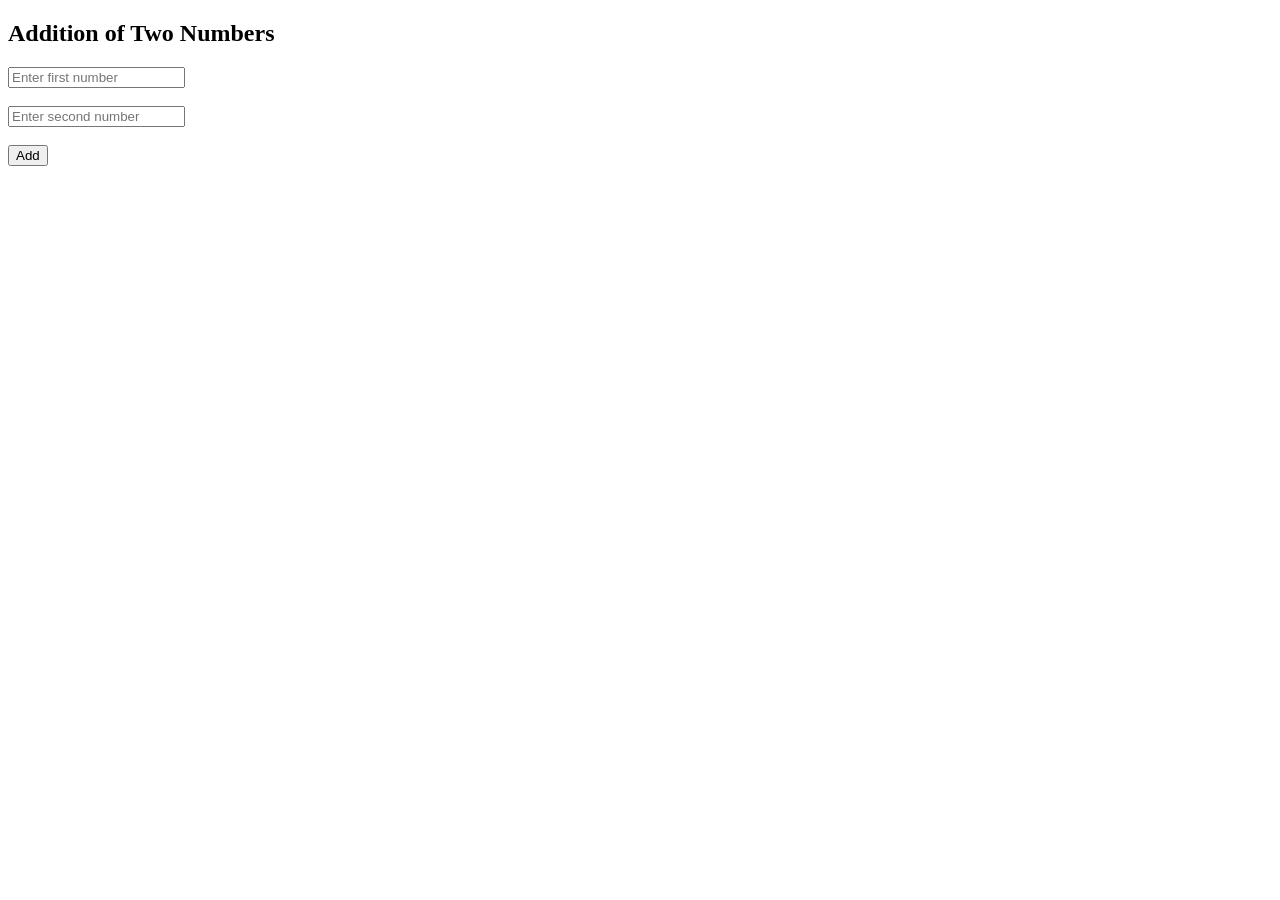
<file: add.html>
<!DOCTYPE html>
<html lang="en">
<head>
    <meta charset="UTF-8">
    <title>Addition of Two Numbers</title>
</head>
<body>

    <h2>Addition of Two Numbers</h2>

    <input type="number" id="num1" placeholder="Enter first number">
    <br><br>

    <input type="number" id="num2" placeholder="Enter second number">
    <br><br>

    <button onclick="addNumbers()">Add</button>

    <h3 id="result"></h3>

    <script>
        function addNumbers() {

            let a = Number(document.getElementById("num1").value);

            let b = Number(document.getElementById("num2").value);

            let sum = a + b;

            document.getElementById("result").innerHTML = "Addition = " + sum;

        }
    </script>

</body>
</html>
</file>
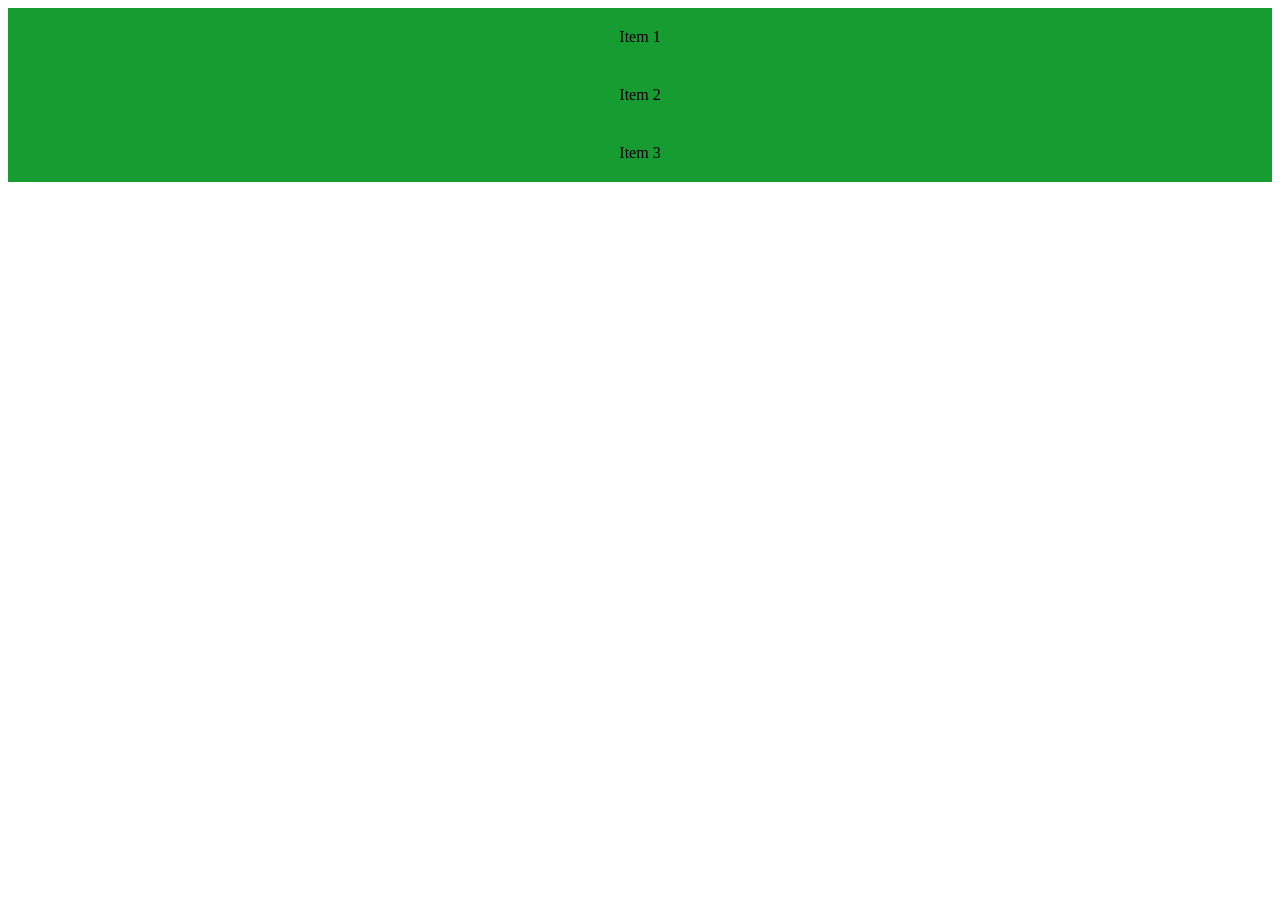
<file: div.html>
<!DOCTYPE html>
<html>
    
 <head><link rel="stylesheet" name="text/css" href="divc.css"></head>

        <body>
            <div class="flex-container">
                <div class="flex-item">Item 1</div>
                <div class="flex-item">Item 2</div>
                <div class="flex-item">Item 3</div>
            </div>

        </body>

</html>
</file>
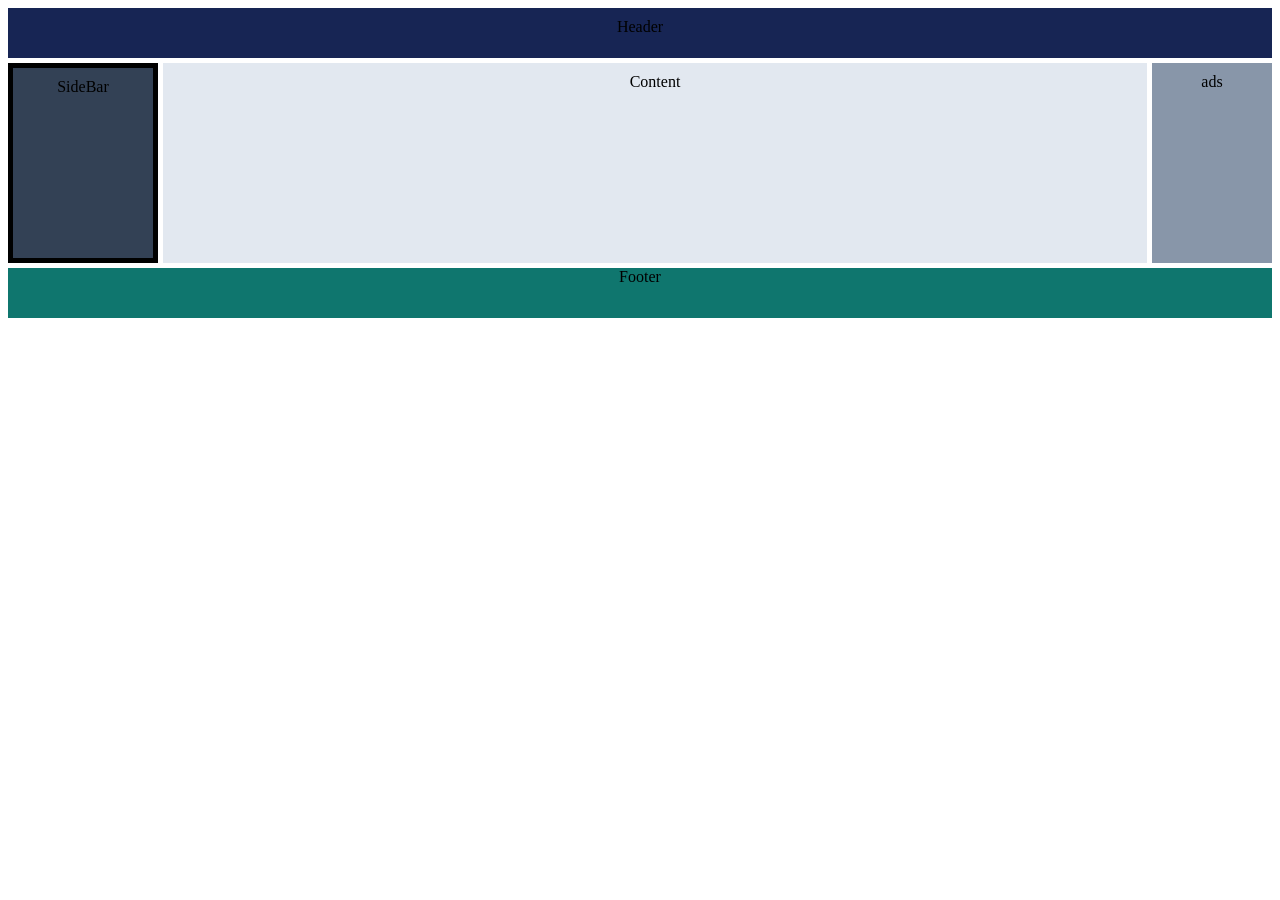
<file: grid.html>
<!DOCTYPE html>
<html lang="en">
 <head>
    <meta charset="UTF-8">
    <meta name="viewport" content="width=device-width, initial-scale=1.0">
    <title>grid</title>
    <link rel="stylesheet" href="girn.css">
 </head>
 <body>
    <div class="container">
        <div class="header">Header</div>
        <div class="sidebar">SideBar</div>
        <div class="content">Content</div>
        <div class="footer">Footer</div>
        <div class="ads">ads</div>
    </div>
 </body>
</html>
</file>
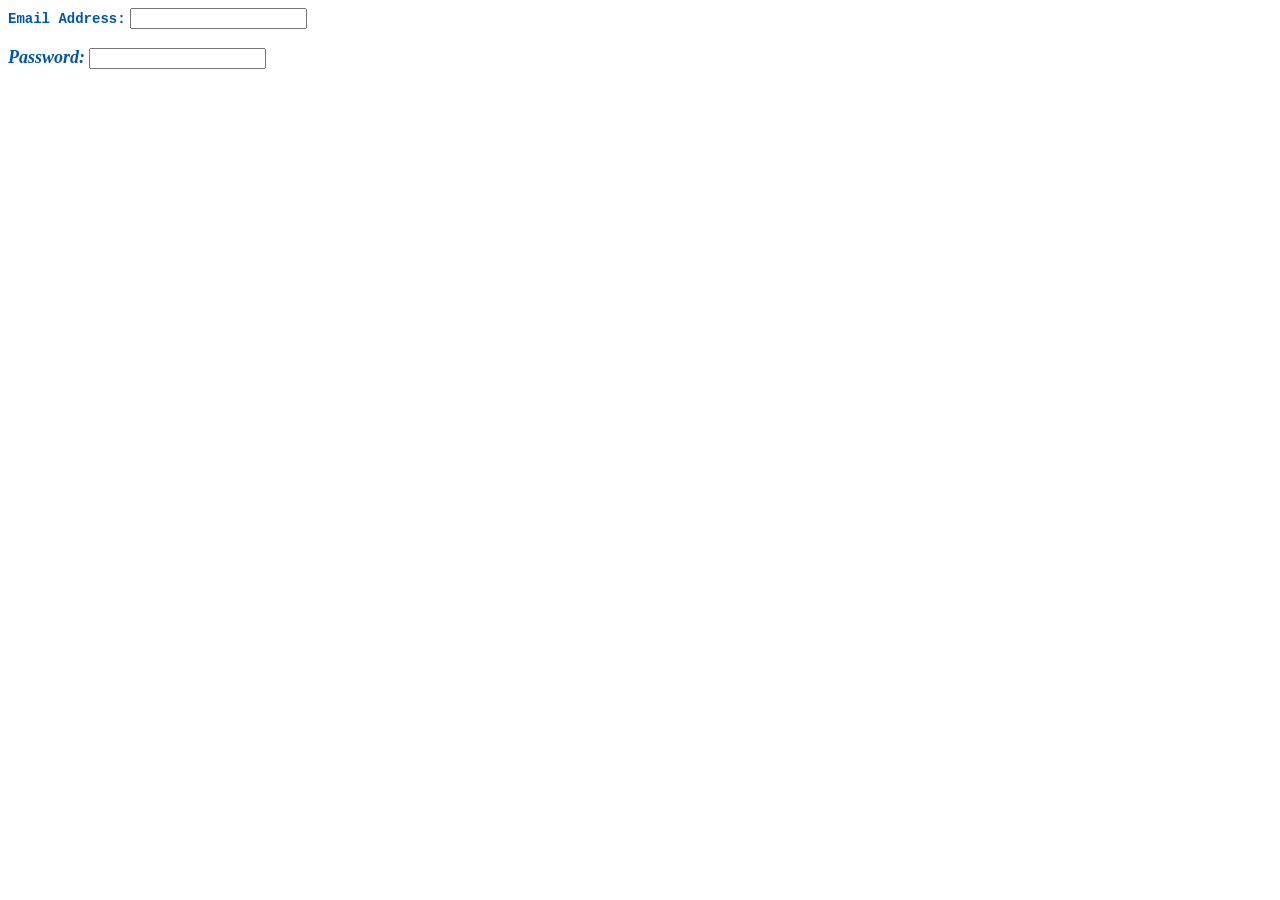
<file: new.html>
<!DOCTYPE html>
<html>
<head>
  <style>
    /* Target all labels on the page */
    label {
      font-family: 'Courier New', Courier, monospace;
      font-size: 14px;
      font-weight: 600;
      color: #0056b3;
    }

    /* Target a specific label using a class */
    .custom-label {
      font-family: 'Georgia', serif;
      font-size: 18px;
      font-style: italic;
    }
  </style>
</head>
<body>

  <!-- Standard label -->
  <label for="email">Email Address:</label>
  <input type="email" id="email"><br><br>

  <!-- Custom label using a class -->
  <label for="password" class="custom-label">Password:</label>
  <input type="password" id="password">

</body>
</html>
</file>
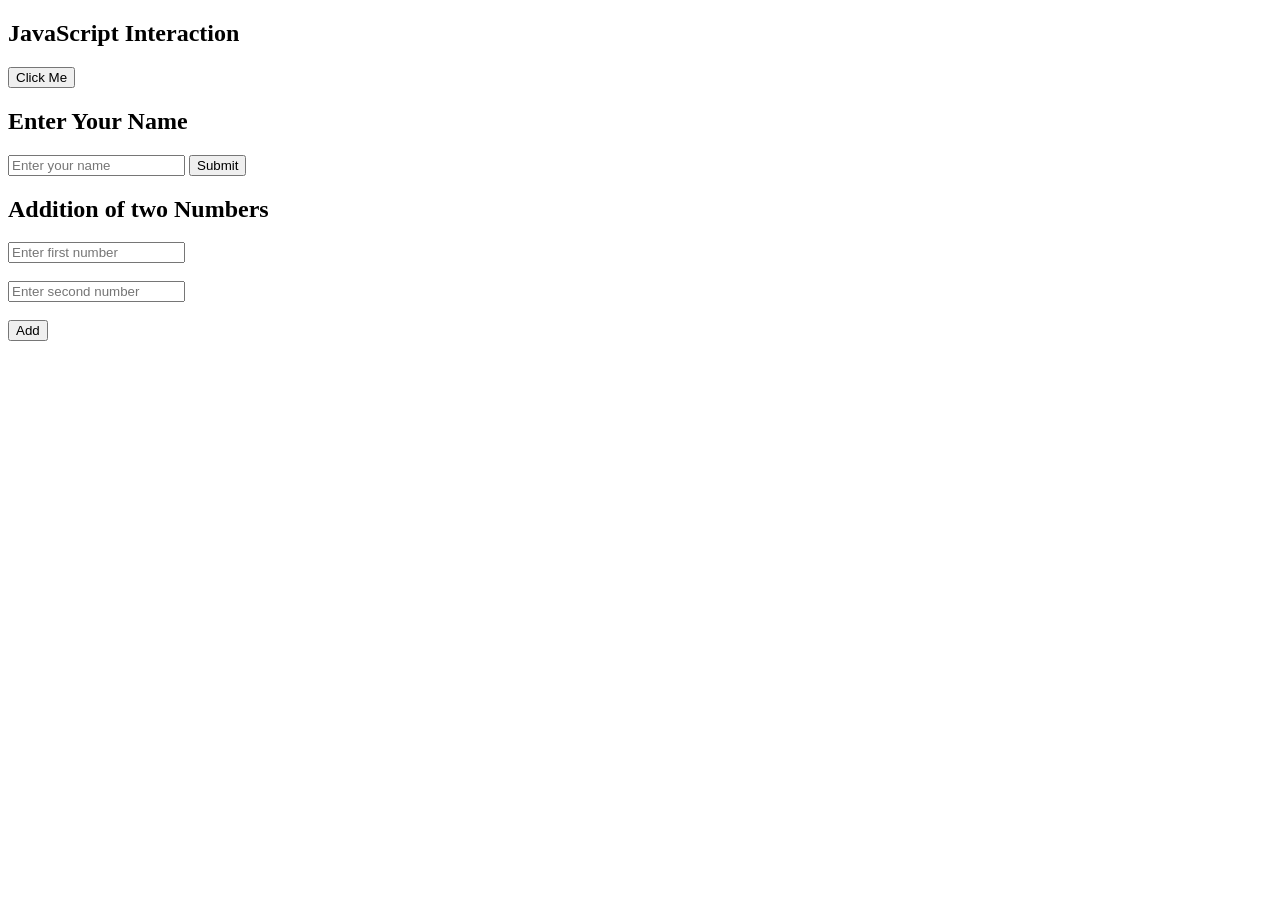
<file: one.html>
<!DOCTYPE html>
<html lang="en">
<head>
    <meta charset="UTF-8">
    <meta name="viewport" content="width=device-width, initial-scale=1.0">
    <title>Java</title>
</head>
<body>
    <h2>JavaScript Interaction</h2>
    <button onclick="displayMessage()">Click Me</button>
    <p id = "result"></p>
    <script>
        function displayMessage(){
            document.getElementById(result).innerHTML = "Welcome to JavaScript!";
        }
    </script>
    <h2>Enter Your Name</h2>
    <input type="text" id="username" placeholder="Enter your name"/>
<button onclick="greet()">Submit</button>
<h3 id = "result"></h3>
<script>
    function greet(){
        let name = document.getElementById("username").value;
        document.getElementById("result").innerHTML = 
        "Hello " + name + ", Welcome!";
    }
</script>
<h2>Addition of two Numbers</h2>
<input type="number" id="num1" placeholder="Enter first number"/><br/><br/>
<input type="number" id="num2" placeholder="Enter second number"/><br/><br/>
<button onclick="addNumbers()">Add</button>
<h3 id="result11"></h3>
<script>
    function addNumbers(){
        let a = Number(document.getElementById("num1").value);
        let b = Number(document.getElementById("num2").value);
        let sum = a + b;
        //let sub = a - b;
        //let mul = a * b;
        document.getElementById("result11").innerHTML = "Addition =" +  sum;
        //document.getElementById("result").innerHTML = "Subtration ="+sub;
        //document.getElementById("result").innerHTML = "Multiplication ="+mul;

    }
</script>
</body>

</html>
</file>
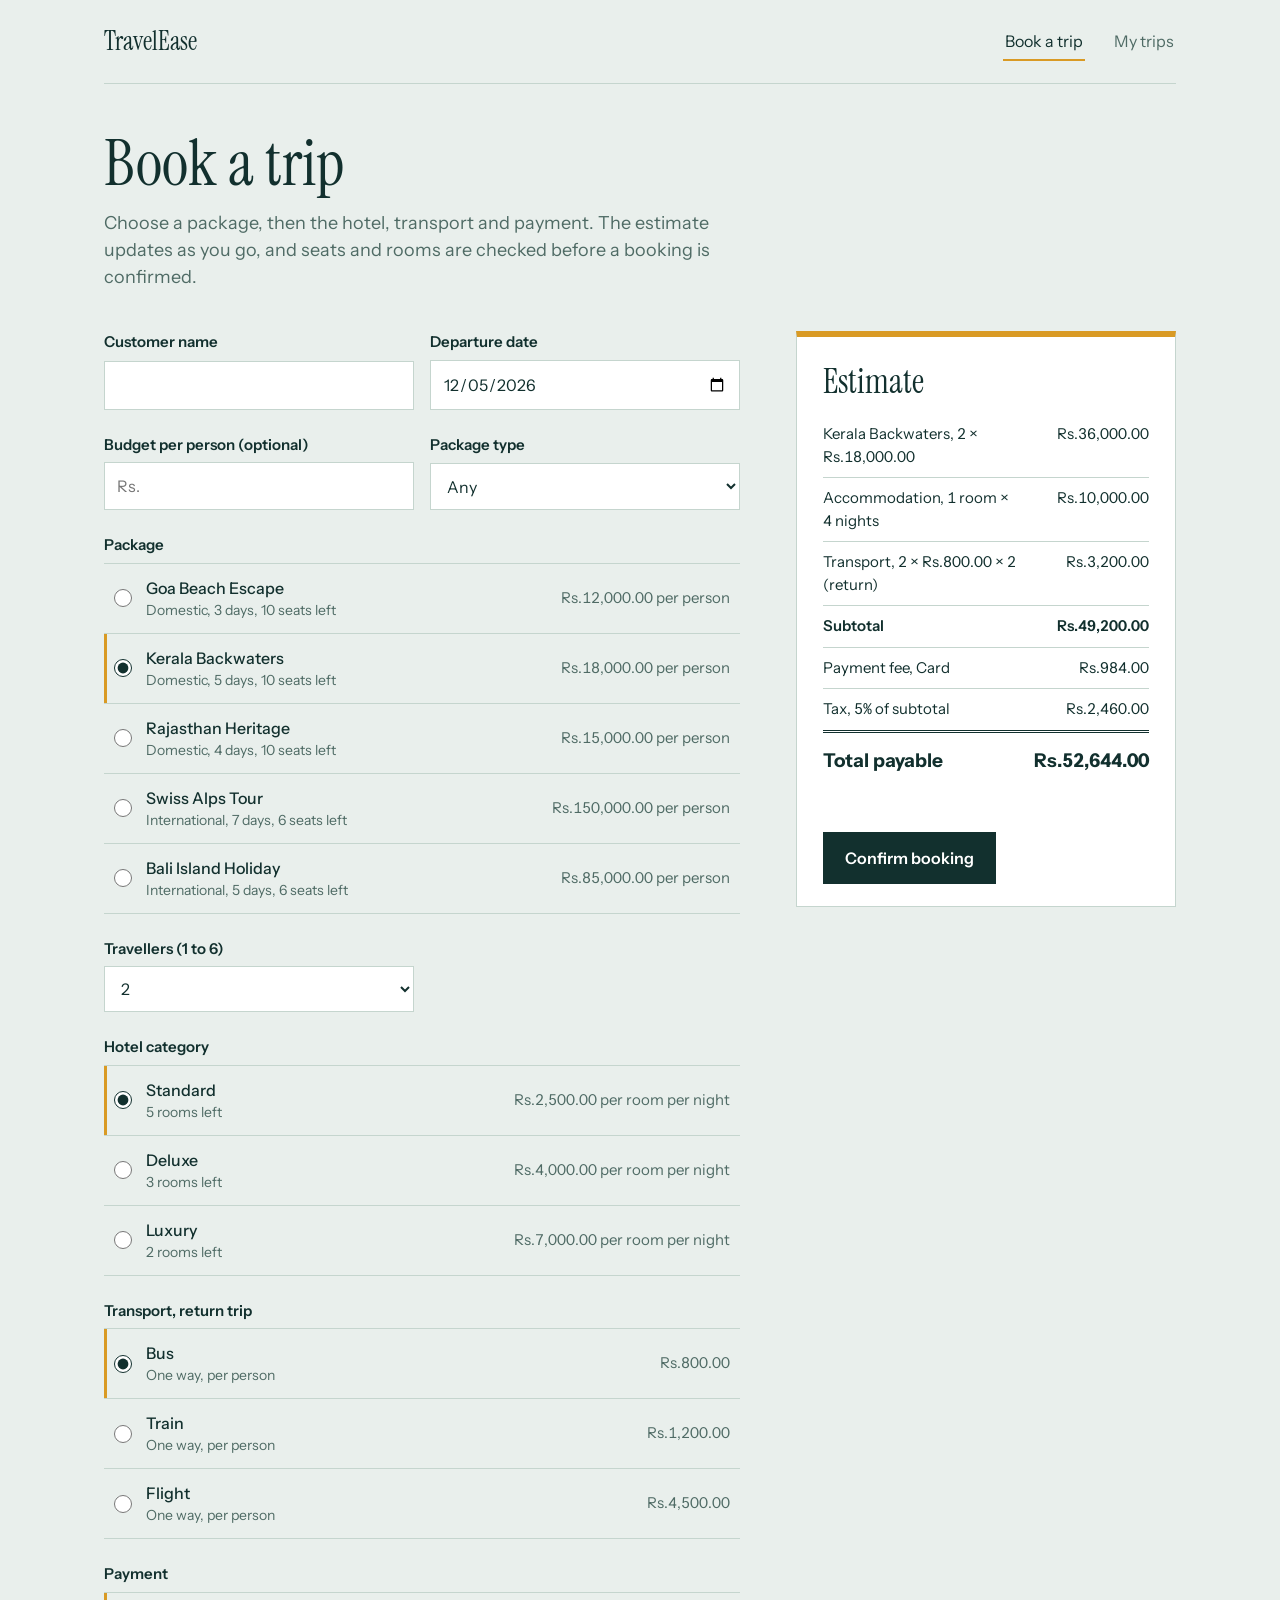
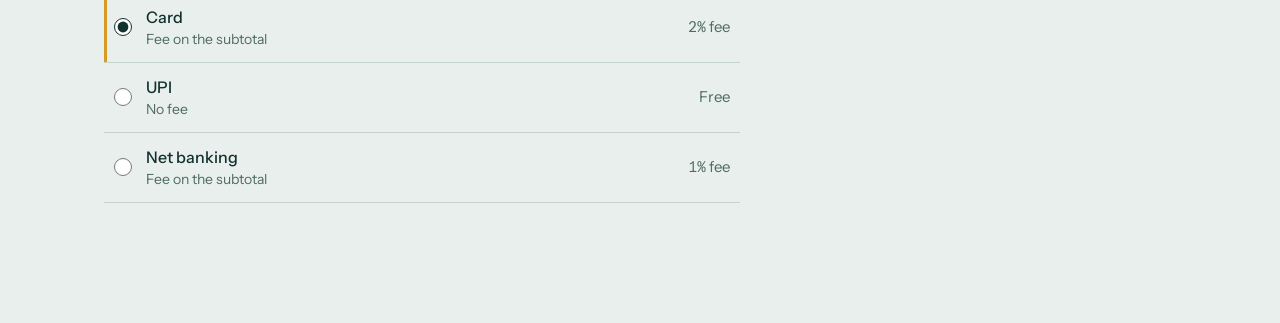
<file: table.html>
<!DOCTYPE html>
<html lang="en">
<head>
<meta charset="UTF-8">
<meta name="viewport" content="width=device-width, initial-scale=1, viewport-fit=cover">
<title>TravelEase – Book and Manage Trips</title>
<link rel="preconnect" href="https://fonts.googleapis.com">
<link rel="preconnect" href="https://fonts.gstatic.com" crossorigin>
<link href="https://fonts.googleapis.com/css2?family=Instrument+Serif&family=Instrument+Sans:wght@400;500;600;700&display=swap" rel="stylesheet">
<style>
:root {
  padding-top: env(safe-area-inset-top, 0px);
  padding-bottom: env(safe-area-inset-bottom, 0px);
  --bg: #E9EFEC; --surface: #FFFFFF; --ink: #12302E; --muted: #4F6B65; --line: #C5D5CE;
  --accent: #D99A24; --green: #1E5B47; --err: #A23A2E;
  color-scheme: light;
}
@media (prefers-color-scheme: dark) {
  :root:not([data-theme="light"]) {
    --bg: #0E1A19; --surface: #162725; --ink: #E9F1EE; --muted: #9DB4AE; --line: #2B4441;
    --accent: #E9B24F; --green: #7CC3A6; --err: #F08A7E; color-scheme: dark;
  }
}
:root[data-theme="dark"] {
  --bg: #0E1A19; --surface: #162725; --ink: #E9F1EE; --muted: #9DB4AE; --line: #2B4441;
  --accent: #E9B24F; --green: #7CC3A6; --err: #F08A7E; color-scheme: dark;
}

*, *::before, *::after { box-sizing: border-box; }
[hidden] { display: none !important; }
html { scroll-padding-top: env(safe-area-inset-top, 0px); }
body {
  margin: 0; background: var(--bg); color: var(--ink);
  font-family: "Instrument Sans", system-ui, -apple-system, "Segoe UI", Roboto, sans-serif;
  font-size: 16px; line-height: 1.5; -webkit-font-smoothing: antialiased;
}
button, input, select { font: inherit; }
:focus-visible { outline: 2px solid var(--accent); outline-offset: 2px; }
.wrap { max-width: 1120px; margin: 0 auto; padding: 0 24px; }

.top {
  display: flex; justify-content: space-between; align-items: center; flex-wrap: wrap; gap: 12px;
  padding: 22px 0; border-bottom: 1px solid var(--line);
}
.brand { font-family: "Instrument Serif", Georgia, serif; font-size: 26px; color: var(--ink); text-decoration: none; }
.tabs button {
  background: none; border: 0; border-bottom: 2px solid transparent; color: var(--muted);
  font-size: 16px; padding: 6px 2px; margin-left: 24px; cursor: pointer;
}
.tabs button[aria-selected="true"] { color: var(--ink); border-bottom-color: var(--accent); }

.view { padding: 48px 0 96px; }
h1 {
  font-family: "Instrument Serif", Georgia, serif; font-weight: 400;
  font-size: clamp(42px, 5.6vw, 64px); line-height: 1; margin: 0 0 14px;
}
.lede { color: var(--muted); font-size: 18px; max-width: 36em; margin: 0 0 40px; }

.book { display: grid; grid-template-columns: minmax(0, 1fr) minmax(0, 380px); gap: 56px; align-items: start; }
.row2 { display: grid; grid-template-columns: 1fr 1fr; gap: 16px; margin-bottom: 24px; }
.f { display: grid; gap: 6px; font-weight: 600; font-size: 15px; }
.f input, .f select {
  width: 100%; padding: 11px 12px; font-size: 16px; font-weight: 400; color: var(--ink);
  background: var(--surface); border: 1px solid var(--line); border-radius: 0;
}
fieldset { border: 0; margin: 0 0 24px; padding: 0; }
legend { font-weight: 600; font-size: 15px; padding: 0; margin-bottom: 6px; }
.opt {
  display: grid; grid-template-columns: 20px minmax(0, 1fr) auto; gap: 12px; align-items: center;
  padding: 12px 10px; border-top: 1px solid var(--line); cursor: pointer;
}
.opt:last-child { border-bottom: 1px solid var(--line); }
.opt input { margin: 0; width: 18px; height: 18px; accent-color: var(--ink); }
.opt:has(input:checked) { box-shadow: inset 3px 0 0 var(--accent); }
.opt:has(input:disabled) { opacity: .45; cursor: not-allowed; }
.opt.over { opacity: .55; }
.opt .name { display: block; font-weight: 500; }
.opt .meta { display: block; color: var(--muted); font-size: 14px; }
.opt .price { color: var(--muted); font-size: 15px; font-variant-numeric: tabular-nums; white-space: nowrap; text-align: right; }

.receipt {
  background: var(--surface); border: 1px solid var(--line); border-top: 6px solid var(--accent);
  padding: 26px 26px 22px; position: sticky; top: 16px;
}
.receipt h2 {
  font-family: "Instrument Serif", Georgia, serif; font-weight: 400; font-size: 34px; line-height: 1.1; margin: 0 0 14px;
}
table { width: 100%; border-collapse: collapse; font-variant-numeric: tabular-nums; }
td { padding: 9px 0; font-size: 15px; border-bottom: 1px solid var(--line); vertical-align: top; }
td:last-child { text-align: right; white-space: nowrap; padding-left: 16px; }
tr.sub td { font-weight: 600; }
tr.total td { border-bottom: 0; border-top: 3px double var(--ink); padding-top: 14px; font-size: 19px; font-weight: 700; }
.msg { min-height: 1.4em; color: var(--err); font-size: 14px; margin: 14px 0; }
.btn { background: var(--ink); color: var(--surface); border: 0; padding: 14px 22px; font-weight: 600; cursor: pointer; }
.btn.ghost { background: none; color: var(--ink); border: 1px solid var(--line); padding: 11px 18px; }
.done { margin-top: 18px; padding-top: 16px; border-top: 1px dashed var(--line); }
.done p { margin: 0 0 12px; }

.stats {
  display: grid; grid-template-columns: repeat(4, minmax(0, 1fr)); margin: 0 0 40px;
  border-top: 2px solid var(--ink); border-bottom: 1px solid var(--line);
}
.stats > div { padding: 18px 16px 18px 0; }
.stats dt { color: var(--muted); font-size: 14px; }
.stats dd { margin: 4px 0 0; font-family: "Instrument Serif", Georgia, serif; font-size: 28px; line-height: 1.15; }
.rem { margin-bottom: 40px; }
.rem h2 { font-family: "Instrument Serif", Georgia, serif; font-weight: 400; font-size: 26px; margin: 0 0 10px; }
.rem ul { list-style: none; margin: 0; padding: 0; }
.rem li { padding: 10px 0; border-top: 1px solid var(--line); color: var(--muted); }
.findrow { max-width: 380px; margin-bottom: 12px; }
.f .findbox { font-weight: 400; }

.trip {
  display: grid; grid-template-columns: 110px minmax(0, 1fr) minmax(170px, auto); gap: 24px;
  padding: 22px 0; border-bottom: 1px solid var(--line);
}
.trip.off { color: var(--muted); }
.trip .id { font-family: "Instrument Serif", Georgia, serif; font-size: 34px; line-height: 1; }
.trip .id span {
  display: block; margin-top: 8px; font-family: "Instrument Sans", system-ui, sans-serif;
  font-size: 13px; font-weight: 600; color: var(--green);
}
.trip.off .id span { color: var(--muted); }
.trip h3 { font-family: "Instrument Serif", Georgia, serif; font-weight: 400; font-size: 26px; line-height: 1.1; margin: 0 0 6px; }
.trip p { margin: 2px 0; color: var(--muted); font-size: 15px; }
.side { display: grid; gap: 8px; justify-items: end; align-content: start; }
.paid { margin: 0; font-weight: 700; font-variant-numeric: tabular-nums; }
.status { margin: 0; font-size: 14px; color: var(--muted); text-align: right; }
.empty { color: var(--muted); padding: 24px 0; }
.note { margin-top: 40px; color: var(--muted); font-size: 14px; }

@media (max-width: 880px) {
  .book { grid-template-columns: 1fr; gap: 40px; }
  .receipt { position: static; }
  .stats { grid-template-columns: 1fr 1fr; }
  .trip { grid-template-columns: 1fr; gap: 12px; }
  .side { justify-items: start; }
  .status { text-align: left; }
}
@media (max-width: 560px) {
  .row2 { grid-template-columns: 1fr; }
  .tabs button { margin-left: 12px; }
}
</style>
</head>
<body>
<div class="wrap">
  <header class="top">
    <a class="brand" href="#book">TravelEase</a>
    <div class="tabs" role="tablist">
      <button role="tab" id="tab-book" data-view="book" aria-selected="true" aria-controls="book">Book a trip</button>
      <button role="tab" id="tab-trips" data-view="trips" aria-selected="false" aria-controls="trips">My trips</button>
    </div>
  </header>

  <section id="book" class="view" role="tabpanel" aria-labelledby="tab-book">
    <h1>Book a trip</h1>
    <p class="lede">Choose a package, then the hotel, transport and payment. The estimate updates as you go, and seats and rooms are checked before a booking is confirmed.</p>
    <div class="book">
      <div>
        <div class="row2">
          <label class="f">Customer name<input id="name" type="text" autocomplete="name" maxlength="60"></label>
          <label class="f">Departure date<input id="depart" type="date"></label>
        </div>
        <div class="row2">
          <label class="f">Budget per person (optional)<input id="budget" type="number" min="0" step="500" placeholder="Rs."></label>
          <label class="f">Package type<select id="ptype"><option>Any</option><option>Domestic</option><option>International</option></select></label>
        </div>
        <fieldset>
          <legend>Package</legend>
          <div id="pkgs"></div>
        </fieldset>
        <div class="row2">
          <label class="f">Travellers (1 to 6)<select id="persons"></select></label>
        </div>
        <fieldset>
          <legend>Hotel category</legend>
          <div id="hotels"></div>
        </fieldset>
        <fieldset>
          <legend>Transport, return trip</legend>
          <div id="transport"></div>
        </fieldset>
        <fieldset>
          <legend>Payment</legend>
          <div id="payment"></div>
        </fieldset>
      </div>

      <aside class="receipt" aria-label="Estimate">
        <h2>Estimate</h2>
        <table id="invoice"><tbody></tbody></table>
        <p class="msg" id="msg" role="alert"></p>
        <button class="btn" id="confirm" type="button">Confirm booking</button>
        <div id="done" class="done" role="status" hidden></div>
      </aside>
    </div>
  </section>

  <section id="trips" class="view" role="tabpanel" aria-labelledby="tab-trips" hidden>
    <h1>My trips</h1>
    <p class="lede">Confirmed bookings, reminders for trips starting soon, and cancellations.</p>
    <dl class="stats" id="stats"></dl>
    <div class="rem">
      <h2>Starting in the next 7 days</h2>
      <ul id="reminders"></ul>
    </div>
    <div class="findrow">
      <label class="f">Find a booking<input id="find" class="findbox" type="search" placeholder="Name or booking ID"></label>
    </div>
    <div id="list"></div>
    <p class="note">Bookings and seat counts are saved in this browser only.</p>
  </section>
</div>

<script>
const PACKAGES = [
  { name: "Goa Beach Escape", type: "Domestic", price: 12000, days: 3, seats: 10 },
  { name: "Kerala Backwaters", type: "Domestic", price: 18000, days: 5, seats: 10 },
  { name: "Rajasthan Heritage", type: "Domestic", price: 15000, days: 4, seats: 10 },
  { name: "Swiss Alps Tour", type: "International", price: 150000, days: 7, seats: 6 },
  { name: "Bali Island Holiday", type: "International", price: 85000, days: 5, seats: 6 }
];
const HOTELS = [
  { name: "Standard", rate: 2500, rooms: 5 },
  { name: "Deluxe", rate: 4000, rooms: 3 },
  { name: "Luxury", rate: 7000, rooms: 2 }
];
const TRANSPORT = [
  { name: "Bus", fare: 800 },
  { name: "Train", fare: 1200 },
  { name: "Flight", fare: 4500 }
];
const PAYMENT = [
  { name: "Card", fee: 0.02 },
  { name: "UPI", fee: 0 },
  { name: "Net banking", fee: 0.01 }
];
const TAX_RATE = 0.05, REFUND_SHARE = 0.9, MAX_TRAVELLERS = 6, KEY = "travelease-v2";

const $ = id => document.getElementById(id);
const esc = s => String(s).replace(/[&<>"']/g, c => ({ "&": "&amp;", "<": "&lt;", ">": "&gt;", '"': "&quot;", "'": "&#39;" })[c]);
const money = n => "Rs." + n.toLocaleString("en-US", { minimumFractionDigits: 2, maximumFractionDigits: 2 });
const plural = (n, word) => `${n} ${word}${n === 1 ? "" : "s"}`;
const DAY = 86400000;
const today = () => { const t = new Date(); return new Date(t.getFullYear(), t.getMonth(), t.getDate()); };
const parseDay = s => { const [y, m, d] = s.split("-").map(Number); return new Date(y, m - 1, d); };
const addDays = (d, n) => { const x = new Date(d); x.setDate(x.getDate() + n); return x; };
const isoOf = d => `${d.getFullYear()}-${String(d.getMonth() + 1).padStart(2, "0")}-${String(d.getDate()).padStart(2, "0")}`;
const niceDate = s => parseDay(s).toLocaleDateString("en-IN", { day: "numeric", month: "short", year: "numeric" });
const daysFromToday = s => Math.round((parseDay(s) - today()) / DAY);
const refundOf = b => b.total * REFUND_SHARE;

function freshState() {
  return { seats: PACKAGES.map(p => p.seats), rooms: HOTELS.map(h => h.rooms), bookings: [], nextId: 1001 };
}
function loadState() {
  try {
    const s = JSON.parse(localStorage.getItem(KEY));
    if (s && Array.isArray(s.bookings) && s.seats && s.seats.length === PACKAGES.length
        && s.rooms && s.rooms.length === HOTELS.length) return s;
  } catch (e) { /* fall through to fresh data */ }
  return freshState();
}
function save() {
  try { localStorage.setItem(KEY, JSON.stringify(state)); } catch (e) { /* storage unavailable: keep working in memory */ }
}
const state = loadState();
let pendingCancel = null;

function priceFor(pi, persons, hi, ti, mi) {
  const p = PACKAGES[pi], h = HOTELS[hi], t = TRANSPORT[ti], m = PAYMENT[mi];
  const nights = p.days - 1;
  const rooms = Math.floor((persons + 1) / 2);
  const packageCost = p.price * persons;
  const accommodation = rooms * nights * h.rate;
  const transportCost = t.fare * persons * 2;
  const subtotal = packageCost + accommodation + transportCost;
  const fee = subtotal * m.fee;
  const tax = subtotal * TAX_RATE;
  return { nights, rooms, packageCost, accommodation, transportCost, subtotal, fee, tax, total: subtotal + fee + tax };
}

function draft() {
  return {
    pkg: Number(document.querySelector('input[name="pkg"]:checked').value),
    hotel: Number(document.querySelector('input[name="hotel"]:checked').value),
    transport: Number(document.querySelector('input[name="transport"]:checked').value),
    payment: Number(document.querySelector('input[name="payment"]:checked').value),
    persons: Number($("persons").value),
    departure: $("depart").value
  };
}

function problemFor(d, rooms) {
  const seatsLeft = state.seats[d.pkg], roomsLeft = state.rooms[d.hotel];
  if (seatsLeft === 0) return "This package is sold out.";
  if (d.persons > seatsLeft) return `Only ${plural(seatsLeft, "seat")} left for this package.`;
  if (rooms > roomsLeft) return `Not enough rooms in this category: ${roomsLeft} left, ${rooms} needed.`;
  if (!d.departure) return "Choose a departure date.";
  if (daysFromToday(d.departure) < 0) return "That departure date has passed. Choose today or a later date.";
  return "";
}

function addRow(label, value, cls) {
  const tr = document.createElement("tr");
  if (cls) tr.className = cls;
  const a = document.createElement("td");
  a.textContent = label;
  const b = document.createElement("td");
  b.textContent = value;
  tr.append(a, b);
  return tr;
}

function quote() {
  const d = draft();
  const b = priceFor(d.pkg, d.persons, d.hotel, d.transport, d.payment);
  $("msg").textContent = problemFor(d, b.rooms);
  const fare = TRANSPORT[d.transport].fare;
  const rows = [
    [`${PACKAGES[d.pkg].name}, ${d.persons} × ${money(PACKAGES[d.pkg].price)}`, b.packageCost],
    [`Accommodation, ${plural(b.rooms, "room")} × ${plural(b.nights, "night")}`, b.accommodation],
    [`Transport, ${d.persons} × ${money(fare)} × 2 (return)`, b.transportCost],
    ["Subtotal", b.subtotal, "sub"],
    [`Payment fee, ${PAYMENT[d.payment].name}`, b.fee],
    ["Tax, 5% of subtotal", b.tax],
    ["Total payable", b.total, "total"]
  ];
  $("invoice").querySelector("tbody").replaceChildren(...rows.map(([l, v, c]) => addRow(l, money(v), c)));
}

function addOption(box, group, value, name, meta, price, checked) {
  const label = document.createElement("label");
  label.className = "opt";
  label.innerHTML =
    `<input type="radio" name="${group}" value="${value}"${checked ? " checked" : ""}>` +
    `<span><span class="name">${esc(name)}</span><span class="meta">${esc(meta)}</span></span>` +
    `<span class="price">${esc(price)}</span>`;
  box.append(label);
  return label;
}

const pkgLabels = PACKAGES.map((p, i) => addOption($("pkgs"), "pkg", i, p.name, "", money(p.price) + " per person", i === 1));
const hotelLabels = HOTELS.map((h, i) => addOption($("hotels"), "hotel", i, h.name, "", money(h.rate) + " per room per night", i === 0));
TRANSPORT.forEach((t, i) => addOption($("transport"), "transport", i, t.name, "One way, per person", money(t.fare), i === 0));
PAYMENT.forEach((m, i) => addOption($("payment"), "payment", i,
  m.name, m.fee ? "Fee on the subtotal" : "No fee", m.fee ? (m.fee * 100) + "% fee" : "Free", i === 0));

for (let n = 1; n <= MAX_TRAVELLERS; n++) $("persons").add(new Option(String(n), String(n)));
$("persons").value = "2";

function refresh() {
  const budget = Number($("budget").value);
  const wanted = $("ptype").value;
  PACKAGES.forEach((p, i) => {
    const lab = pkgLabels[i], left = state.seats[i], input = lab.querySelector("input");
    lab.querySelector(".meta").textContent = `${p.type}, ${p.days} days, ${plural(left, "seat")} left`;
    input.disabled = left === 0;
    lab.hidden = wanted !== "Any" && wanted !== p.type;
    lab.classList.toggle("over", budget > 0 && p.price > budget);
  });
  const current = document.querySelector('input[name="pkg"]:checked');
  if (current && current.closest("label").hidden) {
    const alt = pkgLabels.find(l => !l.hidden && !l.querySelector("input").disabled);
    if (alt) alt.querySelector("input").checked = true;
  }
  HOTELS.forEach((h, i) => {
    hotelLabels[i].querySelector(".meta").textContent = plural(state.rooms[i], "room") + " left";
  });
  quote();
}

function showDone(rec) {
  const done = $("done");
  done.hidden = false;
  done.innerHTML = `<p><strong>Booking ${rec.id} is confirmed</strong> for ${esc(rec.name)}. Total paid: ${money(rec.total)}.</p>` +
    `<button class="btn ghost" type="button" data-go="trips">View my trips</button>`;
}

function book() {
  const name = $("name").value.trim().replace(/\s+/g, " ");
  if (!name) { $("msg").textContent = "Enter the customer’s name."; return; }
  if (!/^[A-Za-z ]+$/.test(name)) { $("msg").textContent = "Name can contain only letters and spaces."; return; }
  const d = draft();
  const b = priceFor(d.pkg, d.persons, d.hotel, d.transport, d.payment);
  const problem = problemFor(d, b.rooms);
  if (problem) { $("msg").textContent = problem; return; }
  const rec = { id: state.nextId, name, pkg: d.pkg, hotel: d.hotel, transport: d.transport, payment: d.payment,
    persons: d.persons, departure: d.departure, cancelled: false, refund: 0, ...b };
  state.nextId += 1;
  state.seats[d.pkg] -= d.persons;
  state.rooms[d.hotel] -= b.rooms;
  state.bookings.push(rec);
  save();
  $("name").value = "";
  refresh();
  showDone(rec);
}

function cancelBooking(rec) {
  rec.cancelled = true;
  rec.refund = refundOf(rec);
  state.seats[rec.pkg] += rec.persons;
  state.rooms[rec.hotel] += rec.rooms;
  save();
  refresh();
}

function card(b) {
  const returns = isoOf(addDays(parseDay(b.departure), b.nights));
  let actions;
  if (b.cancelled) {
    actions = `<p class="status">Refunded ${money(b.refund)}</p>`;
  } else if (pendingCancel === b.id) {
    actions = `<p class="status">Refund ${money(refundOf(b))}, after the 10% charge.</p>` +
      `<button class="btn" type="button" data-act="cancel" data-id="${b.id}">Confirm cancellation</button>` +
      `<button class="btn ghost" type="button" data-act="keep" data-id="${b.id}">Keep booking</button>`;
  } else {
    actions = `<button class="btn ghost" type="button" data-act="ask" data-id="${b.id}">Cancel booking</button>`;
  }
  return `<article class="trip${b.cancelled ? " off" : ""}">
    <div class="id">${b.id}<span>${b.cancelled ? "Cancelled" : "Confirmed"}</span></div>
    <div class="info">
      <h3>${esc(b.name)}</h3>
      <p>${esc(PACKAGES[b.pkg].name)}, ${plural(b.persons, "traveller")}, ${esc(HOTELS[b.hotel].name)} hotel, ${esc(TRANSPORT[b.transport].name)}</p>
      <p>Departs ${niceDate(b.departure)}, returns ${niceDate(returns)}</p>
    </div>
    <div class="side"><p class="paid">${money(b.total)} paid</p>${actions}</div>
  </article>`;
}

function renderTrips() {
  const all = state.bookings;
  const active = all.filter(b => !b.cancelled);
  const revenue = active.reduce((sum, b) => sum + b.total, 0);
  const counts = PACKAGES.map((p, i) => active.filter(b => b.pkg === i).length);
  const top = Math.max(...counts);
  const favourite = top > 0 ? PACKAGES[counts.indexOf(top)].name : "None yet";
  $("stats").innerHTML = [
    ["Active trips", active.length],
    ["Cancelled", all.length - active.length],
    ["Revenue, active trips", money(revenue)],
    ["Most booked", favourite]
  ].map(([k, v]) => `<div><dt>${k}</dt><dd>${esc(v)}</dd></div>`).join("");

  const soon = active
    .map(b => ({ b, days: daysFromToday(b.departure) }))
    .filter(x => x.days >= 0 && x.days <= 7)
    .sort((x, y) => x.days - y.days);
  $("reminders").innerHTML = soon.length
    ? soon.map(({ b, days }) => `<li>Booking ${b.id} for ${esc(b.name)} starts ${niceDate(b.departure)}, ${days === 0 ? "today" : "in " + plural(days, "day")}.</li>`).join("")
    : "<li>No trips start in the next 7 days.</li>";

  const q = $("find").value.trim().toLowerCase();
  const shown = all
    .filter(b => !q || String(b.id).includes(q) || b.name.toLowerCase().includes(q))
    .slice().reverse();
  $("list").innerHTML = shown.length
    ? shown.map(card).join("")
    : `<p class="empty">${all.length ? "No bookings match that search." : "No bookings yet. Book a trip to see it here."}</p>`;
}

function showView(name) {
  $("book").hidden = name !== "book";
  $("trips").hidden = name !== "trips";
  document.querySelectorAll('[role="tab"]').forEach(t => t.setAttribute("aria-selected", String(t.dataset.view === name)));
  if (name === "trips") renderTrips();
  window.scrollTo(0, 0);
}

document.querySelectorAll('[role="tab"]').forEach(t => t.addEventListener("click", () => showView(t.dataset.view)));
document.querySelectorAll("#book input, #book select").forEach(el => {
  el.addEventListener("input", refresh);
  el.addEventListener("change", refresh);
});
$("confirm").addEventListener("click", book);
$("find").addEventListener("input", renderTrips);
$("done").addEventListener("click", e => { if (e.target.closest("[data-go]")) showView("trips"); });
$("list").addEventListener("click", e => {
  const btn = e.target.closest("button[data-act]");
  if (!btn) return;
  const id = Number(btn.dataset.id);
  const rec = state.bookings.find(b => b.id === id);
  if (!rec) return;
  if (btn.dataset.act === "ask") pendingCancel = id;
  if (btn.dataset.act === "keep") pendingCancel = null;
  if (btn.dataset.act === "cancel") { pendingCancel = null; cancelBooking(rec); }
  renderTrips();
});

$("depart").min = isoOf(today());
$("depart").value = isoOf(addDays(today(), 1));
refresh();
</script>
</body>
</html>
</file>
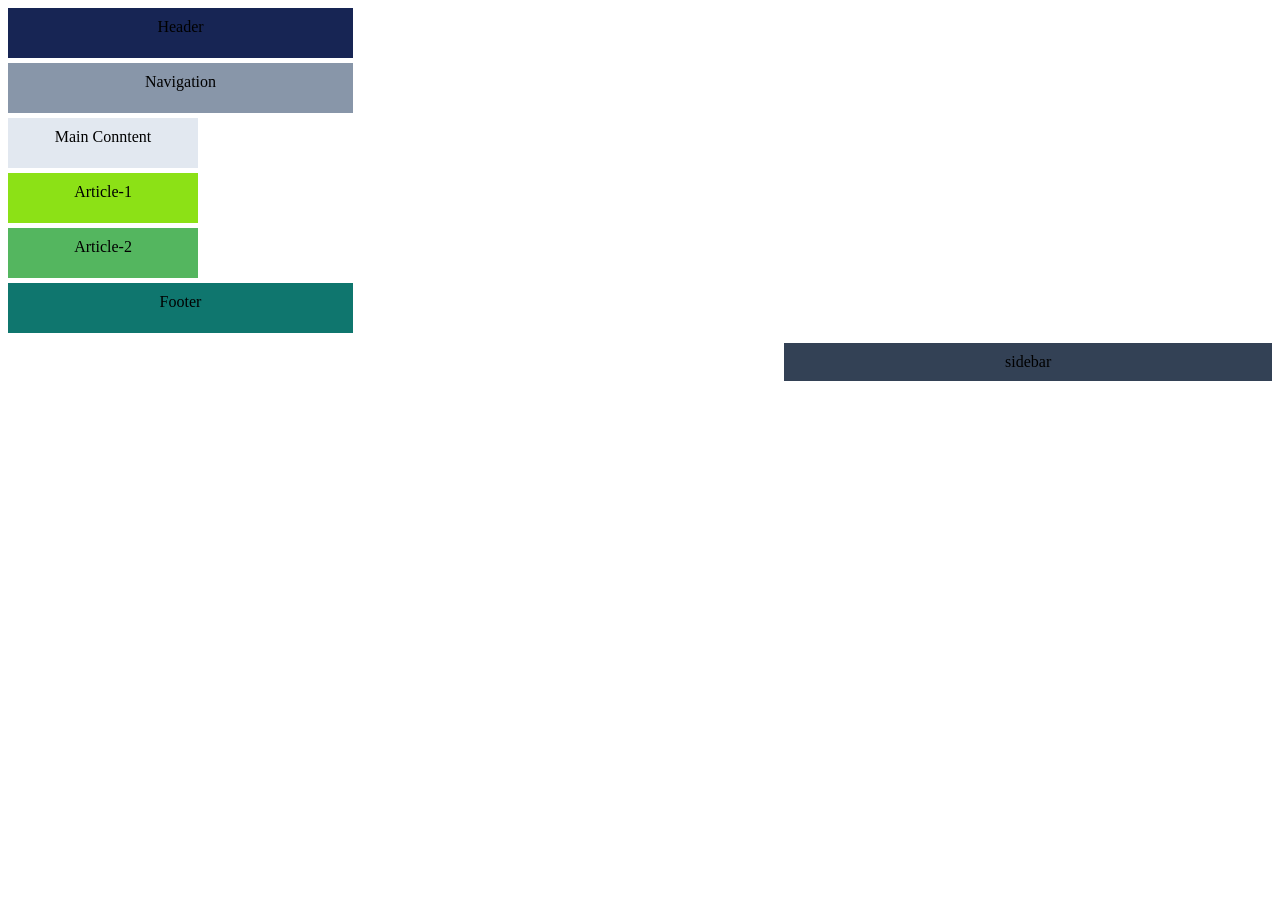
<file: web.html>
<!DOCTYPE html>
<html lang="en">
<head>
    <meta charset="UTF-8">
    <meta name="viewport" content="width=device-width, initial-scale=1.0">
    <title>web</title>
    <link rel="stylesheet" href="webStyle.css">
</head>
<body>
    <div class="container">
    <header class="header">Header</header>
    <nav class="nav">Navigation</nav>
    <main class="main">Main Conntent</main>
    <article class="article1">Article-1</article>
    <article class="article2">Article-2</article>
    <aside class="aside">sidebar</aside>
    <footer class="footer">Footer</footer>
    </div>
</body>
</html>
</file>
<file: divc.css>
.flex-item{
    display: grid ;
    grid-template-rows: 100px, 100px;
    grid-gap: 10px;
    justify-content: space-around;
}
/*.flex-item{
    background-color: aquamarine;
    padding: 20px;
    margin: 10px;
    border: 1px solid red;
}*/
.flex-container div
{
    background-color: #0a9726f2;
    padding: 20px;
    text-align: center;
    text-color: blue;
}
</file>
<file: girn.css>
.container{
    display: grid;
    grid-template-areas: 
    "header header header"
    "sidebar content ads"
    "footer footer footer";
    grid-template-columns: 150px 1fr 120px;
    grid-template-rows: 50px 200px 50px;
    gap: 5px;
}
.header{
    grid-area: header;
    background-color: #172554;
    text-align: center;
    padding: 10px;
}
.sidebar{
    grid-area: sidebar;
    background-color: #334155;
    text-align: center;
    padding: 10px;
    border: 2px solid black;
    border-width: 5px;
    transition: border-width 10s ease-in-out 2s;
}
.content{
    grid-area: content;
    background-color:#E2E8F0 ;
    text-align: center;
    padding: 10px;
}
.ads{
   grid-area: ads;
    background-color: #8896a9;
    text-align: center;
    padding: 10px; 
}
.footer{
    grid-area: footer;
    background-color: #0F766E;
    text-align: center;
}
</file>
<file: webStyle.css>
.container{
display: grid;
    grid-template-areas: 
    "header  header"
    "nav  nav"
    "content  aside"
    "article1  aside"
    "article2  aside"
    "footer  footer";
    grid-template-columns: 190px 150px;
    grid-template-rows: 50px 50px 50px 50px 50px 50px;
    gap: 5px;
}

.header{
    grid-area: header;
    background-color: #172554;
    text-align: center;
    padding: 10px;
}
.nav{
    grid-area: nav;
    background-color: #8896a9;
    text-align: center;
    padding: 10px; 
}
.aside{
    grid-area: sidebar;
    background-color: #334155;
    text-align: center;
    padding: 10px;
}
.main{
    grid-area: content;
    background-color:#E2E8F0 ;
    text-align: center;
    padding: 10px;
}
.footer{
    grid-area: footer;
    background-color: #0F766E;
    text-align: center;
    padding: 10px;
}
.article1{
     grid-area: article1;
    background-color: #8ce116;
    text-align: center;
    padding: 10px;
}
.article2{
 grid-area: article2;
    background-color: #54b65f;
    text-align: center;
    padding: 10px;
}
</file>
